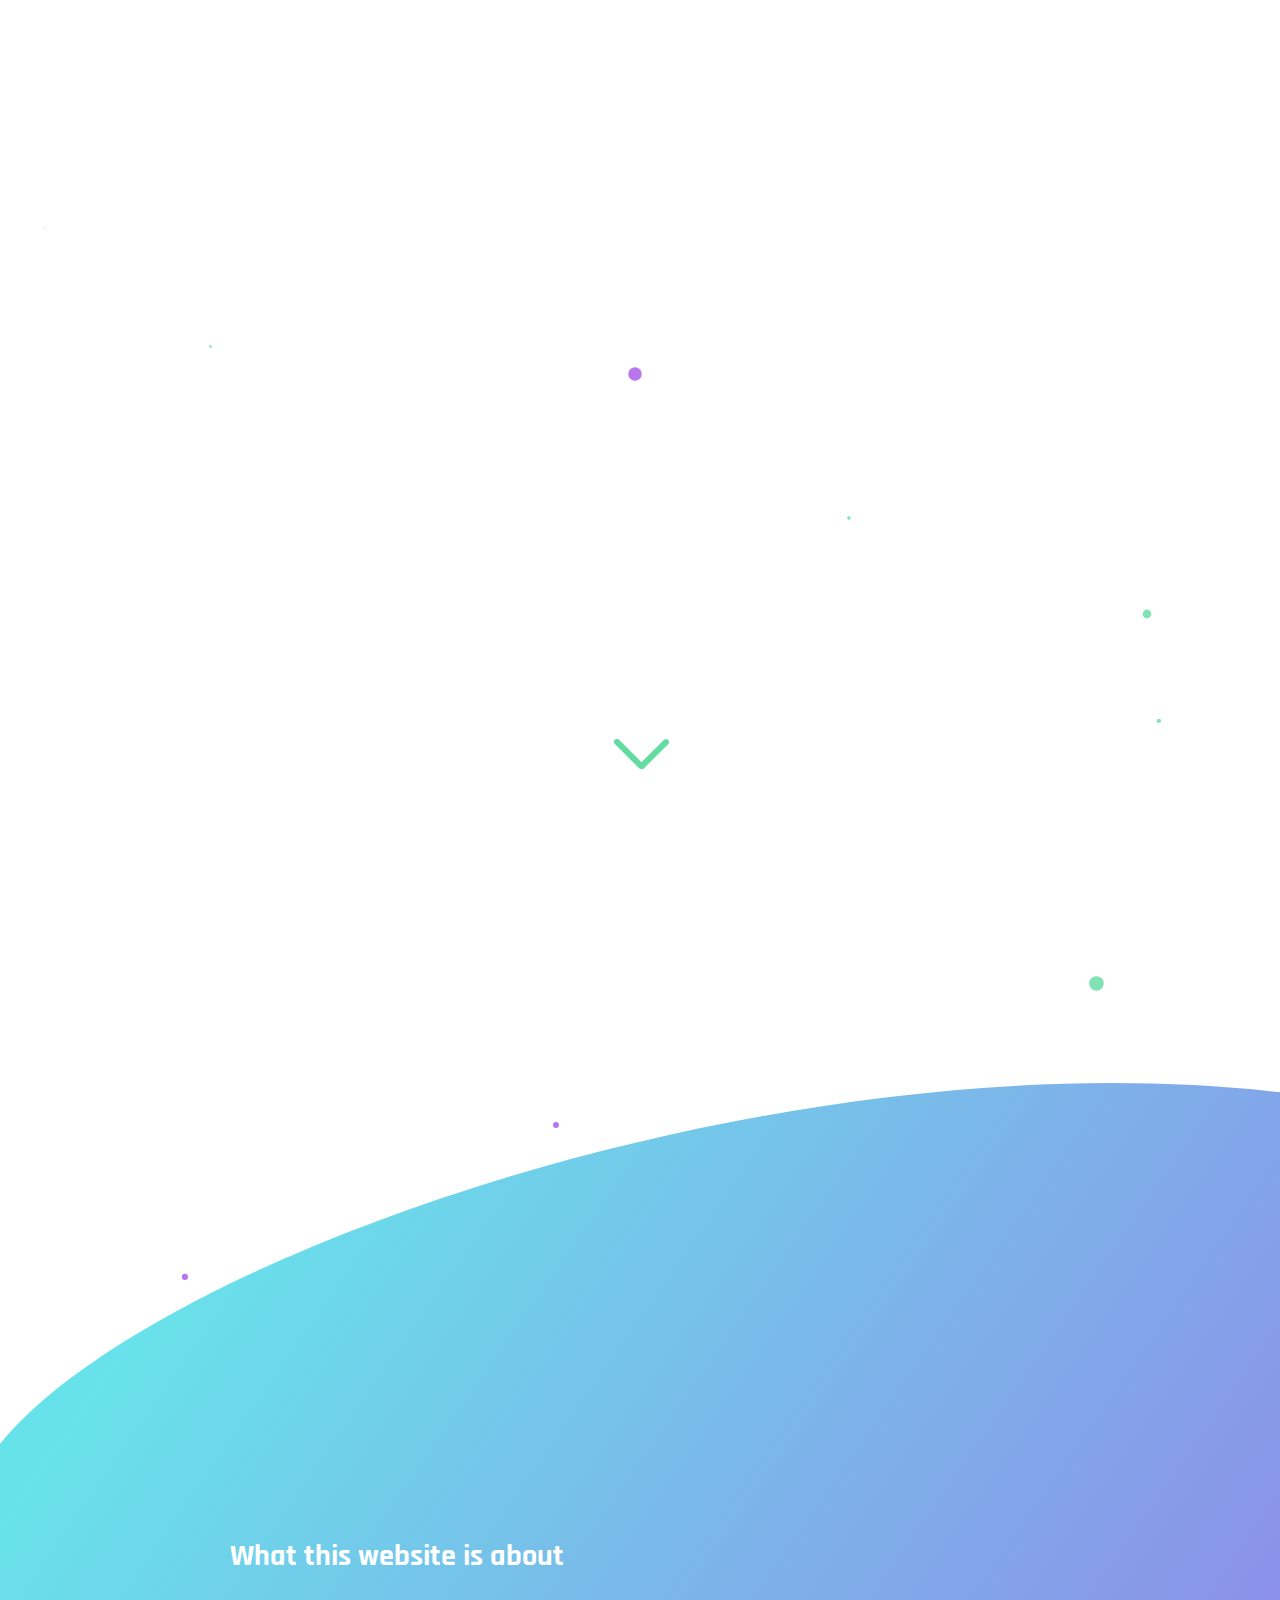
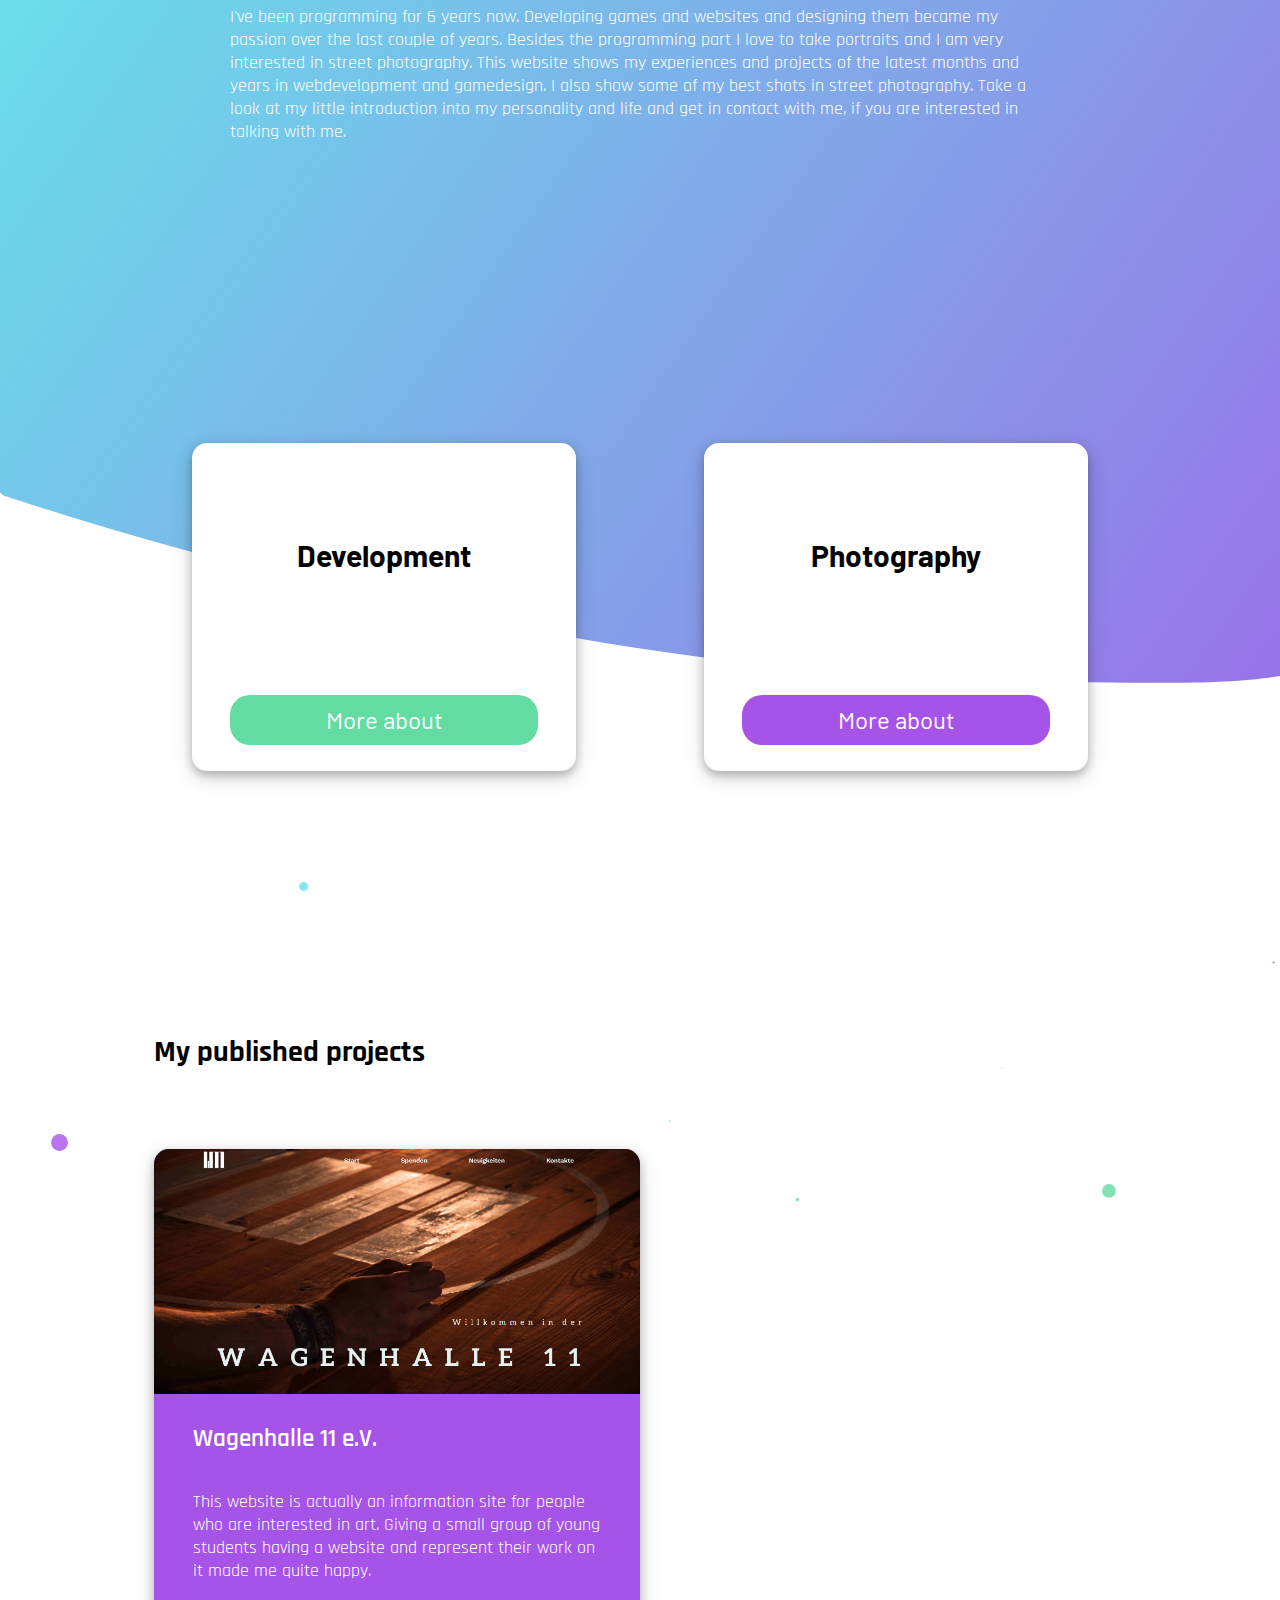
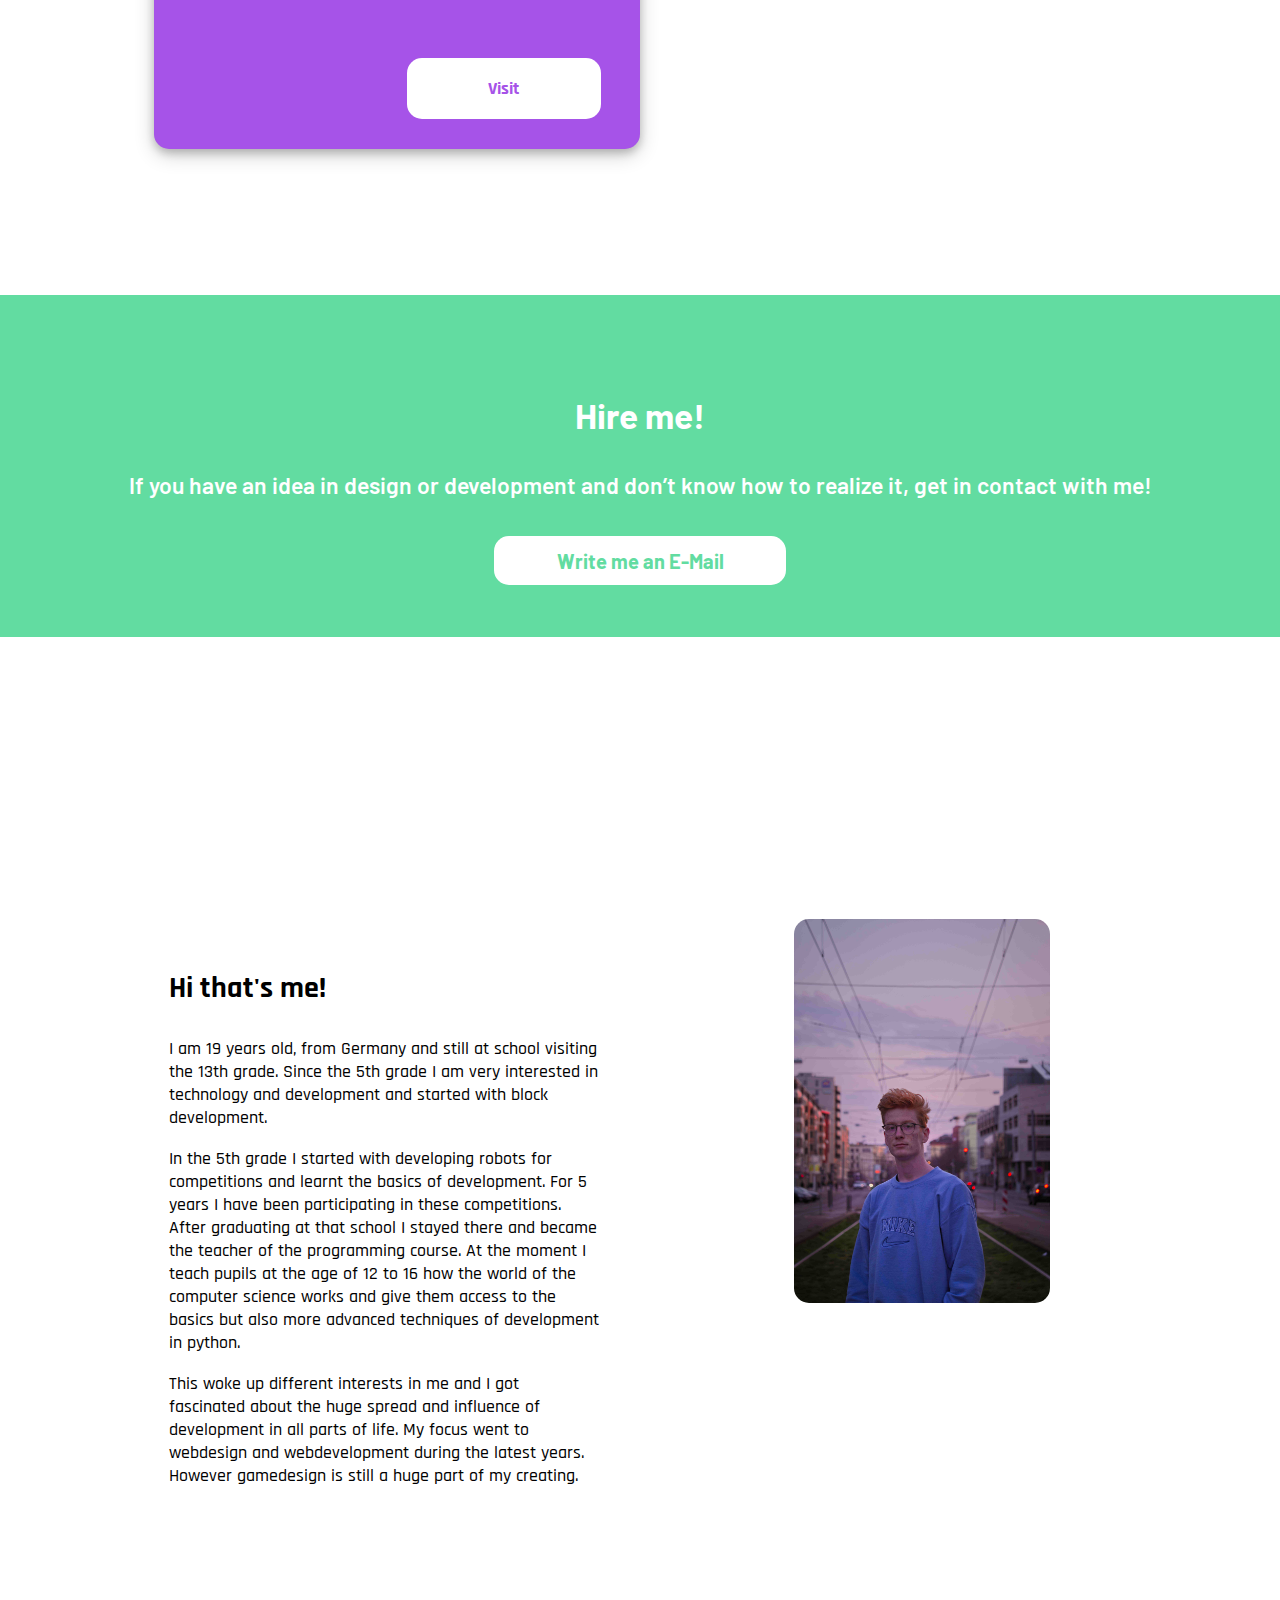
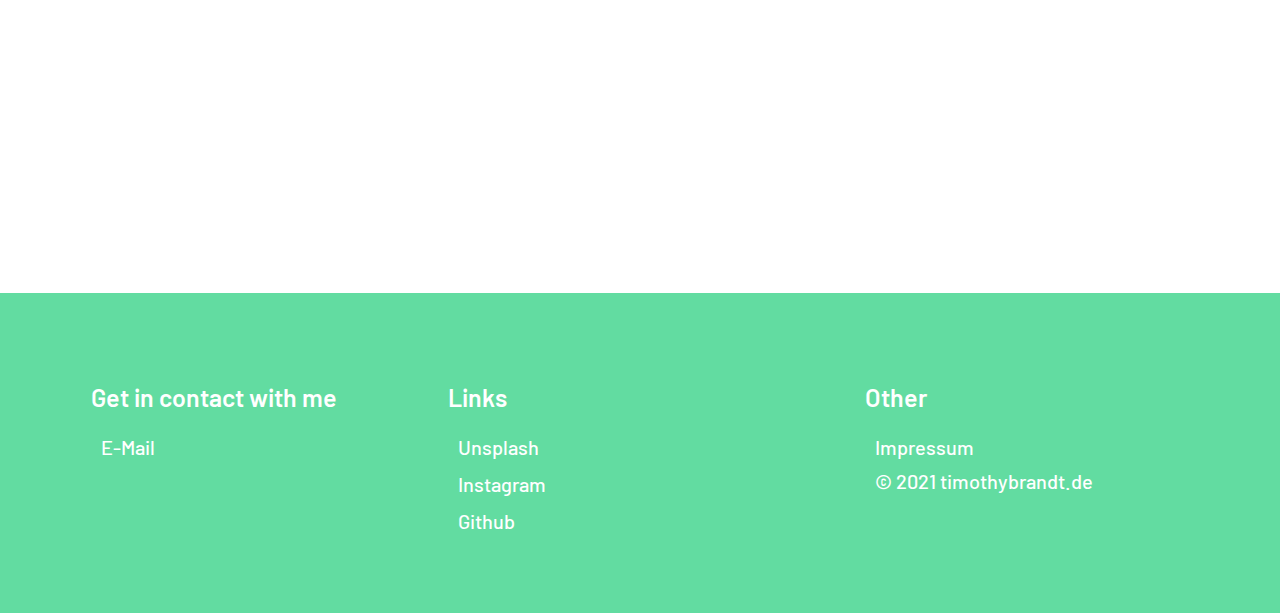
<file: index.html>
<!DOCTYPE html>
<html lang="en">
<head>
    <meta charset="UTF-8">
    <meta http-equiv="X-UA-Compatible" content="IE=edge">
    <meta property="og:title" content="Portfolio Timothy Brandt - Development and Design">
    <meta property="og:type" content="Website">
    <meta name="viewport" content="width=device-width, initial-scale=1.0">
    <title>Timothy Brandt | Designer and Developer</title>
    <link rel="stylesheet" href="master.css">
    <link rel="stylesheet" href="shapes.css">
    <meta property="og:url" content="https://timothybrandt.de">
    <meta name="author" content="Timothy Brandt">
    <meta property="og:description" content="This site is my portfolio where Timothy Brandt shows his recent design and development projects he has finished. Additionally this website shows his most interesting hobby photography and the best results of it">
    <meta name="designer" content="Timothy Brandt">
   
    <meta name="keywords" content="Timothy Brandt,Timothy, Brandt, Frontend, Developer, Gamedeveloper, Designer, webdesigner, minimalism, Germany, Magdeburg, codingtim, Entwickler">
</head>
<body>
    
        <div class="header">
            <div class="sticky" id="navbar">
                <div class="name"> <a href="/">Timothy Brandt</a> </div>
                <ul>
                    
                    <li class="nav home">
                        <a href="/" onclick="resizenav()">Home</a>
                    </li>
                    <li class="nav journey">
                        <a  onclick="scrolldiv('card_one', 200)" >My Journey</a>
                    </li>
                    <li class="nav projects">
                        <a  onclick="scrolldiv('projects', 0)" >My Projects</a>
                    </li>
                    
                </ul>
                <form >
                    <button  onclick="scrolldiv('hire', 200)" class="hire_but" type="button" title="Hire me!">
                        <p onclick="resizenav()">Hire me!</p>
                        </button>
                </form>
                    

                <a  class="icon" onclick="scaleNav()"><img src="icons/RespIcon.png"></a>
                <a  class="close" onclick="resizenav()"><img src="icons/close.png"></a>
            </div>
        </div>
        
    <div class="card">
        <div class="portrait">
            <img src="img/portrait_timothy.jpg" alt="portrait timothy brandt">
        </div>
        <div class="card_text">
            <p id="card_headline">
                <span id="bracket">[</span> <span id="hey">Hey</span> there <span id="bracket">]</span>
            </p>
            <p id="card_undertext">
                My name is Timothy and welcome to my portfolio about my recent projects -
            </p>
        </div>
        
    </div>
    
    <div class="ic_arrow" onclick="scrolldiv('introtext', 150)" >
        <div class="arrow" id="arrow" >

        </div>
    </div>
    <div class="introduction-field">
        <div class="intro-text-field" id="introtext">
            <p id="text_headline">
                What this website is about
               </p>
               <p id="text">
                I've been programming for 6 years now. Developing games and websites and designing them became my passion over the last couple of years. Besides the programming part I love to take portraits and I am very interested in street photography. This website shows my experiences and projects of the latest months and years in webdevelopment and gamedesign. I also show some of my best shots in street photography. Take a look at my little introduction into my personality and life and get in contact with me, if you are interested in talking with me.
               </p>
        </div>
       <div class="seccard dev" id="card_one">
           <div id="seccard-text">
               <p>Development</p>
           </div>
           <button class="secbut-dev" onclick="window.location.href='/journey'">
               More about
           </button>
       </div>
       <div class="seccard photo" id="card_two">
        <div id="seccard-text">
            <p>Photography</p>
        </div>
        <button class="secbut-photo" onclick="window.location.href='/photography'">
            More about
        </button>
        </div>
        
    </div>
    
  
    <div class="projects-field" id="projects">
       
        <p id="projects_headline">
            My published projects
        </p>
        <div class="projects-card w11">
            <div id="project-cover">
                <img src="img/project_w11.png" alt="">
            </div>

            <p id="project_headline">
                Wagenhalle 11 e.V.
            </p>
            <p id="description">

                This website is actually an information site for people who are interested in art. Giving a small group of young students having a website and represent their work on it made me quite happy.

            </p>
            <form action="https://wagenhalle11.de" >
                <button id="project_but">
                    <p>Visit</p>
                 </button>
            </form>
            
        </div>
    </div>
    <div class="hire-field" id="hire">
        <p id="hire_headline">
            Hire me!
        </p>
        <p id="hire-description">
            If you have an idea in design or development and don’t know how to realize it, get in contact with me! 
        </p>
        
        <div id="hire-button">
            <a href="https://mailto:tmth.brandt@gmail.com">Write me an E-Mail</a>  
        </div>
       
           
        
        
    </div>
    <div class="aboutme">
        <div class="abouttext" id="aboutme">
            <p id="about_headline">Hi that's me!</p>
            <p id="about_text">I am 19 years old, from Germany and still at school visiting the 13th grade. Since the 5th grade I am very interested in technology and development and started with block development.
            </p>
            <p id="about_text">In the 5th grade I started with developing robots for competitions and learnt the basics of development. For 5 years I have been participating in these competitions. After graduating at that school I stayed there and became the teacher of the programming course. At the moment I teach pupils at the age of 12 to 16 how the world of the computer science works and give them access to the basics but also more advanced techniques of development in python.
            </p>
            <p id="about_text">This woke up different interests in me and I got fascinated about the huge spread and influence of development in all parts of life. My focus went to webdesign and webdevelopment during the latest years. However gamedesign is still a huge part of my creating.</p>
        </div>
        <div id="aboutimg">
            <img src="img/timothybrandt.jpg" alt="timothy brandt portrait">
        </div>
    </div>
    <footer>
        <div class="footer">
            <div class="footer-contact">
                <ul >
                    <li>
                        <p> Get in contact with me</p>
                    </li>
                    <li><a href="https://mailto:tmth.brandt@gmail.com" target="_top">E-Mail</a></li>
                </ul>
            </div>
            <div class="footer-links">
                <ul >
                    <li><p>Links</p></li>
                    <li><a target="_blank" href="https://unsplash.com/@timothybrandt">Unsplash</a></li>
                    <li><a target="_blank" href="https://instagram.com/codingtim">Instagram</a></li>
                    <li> <a target="_blank" href="https://github.com/codingtim-dev">Github</a></li>
                </ul>
            </div>
            <div class="footer-impressum">
                <ul >
                    <li><p>Other</p></li>
                    <li >
                        <a href="impressum/">Impressum</a>
                    </li>
                    <li> <a href="">&#169 2021 timothybrandt.de</a> </li>
                </ul>
            </div>
            
            
            
              
        </div>
    </footer>
    <script src="header.js"></script>
    <script src="fadeIn.js"></script> 
    <script src="shapeanim.js"></script>
</body>
</html>
</file>
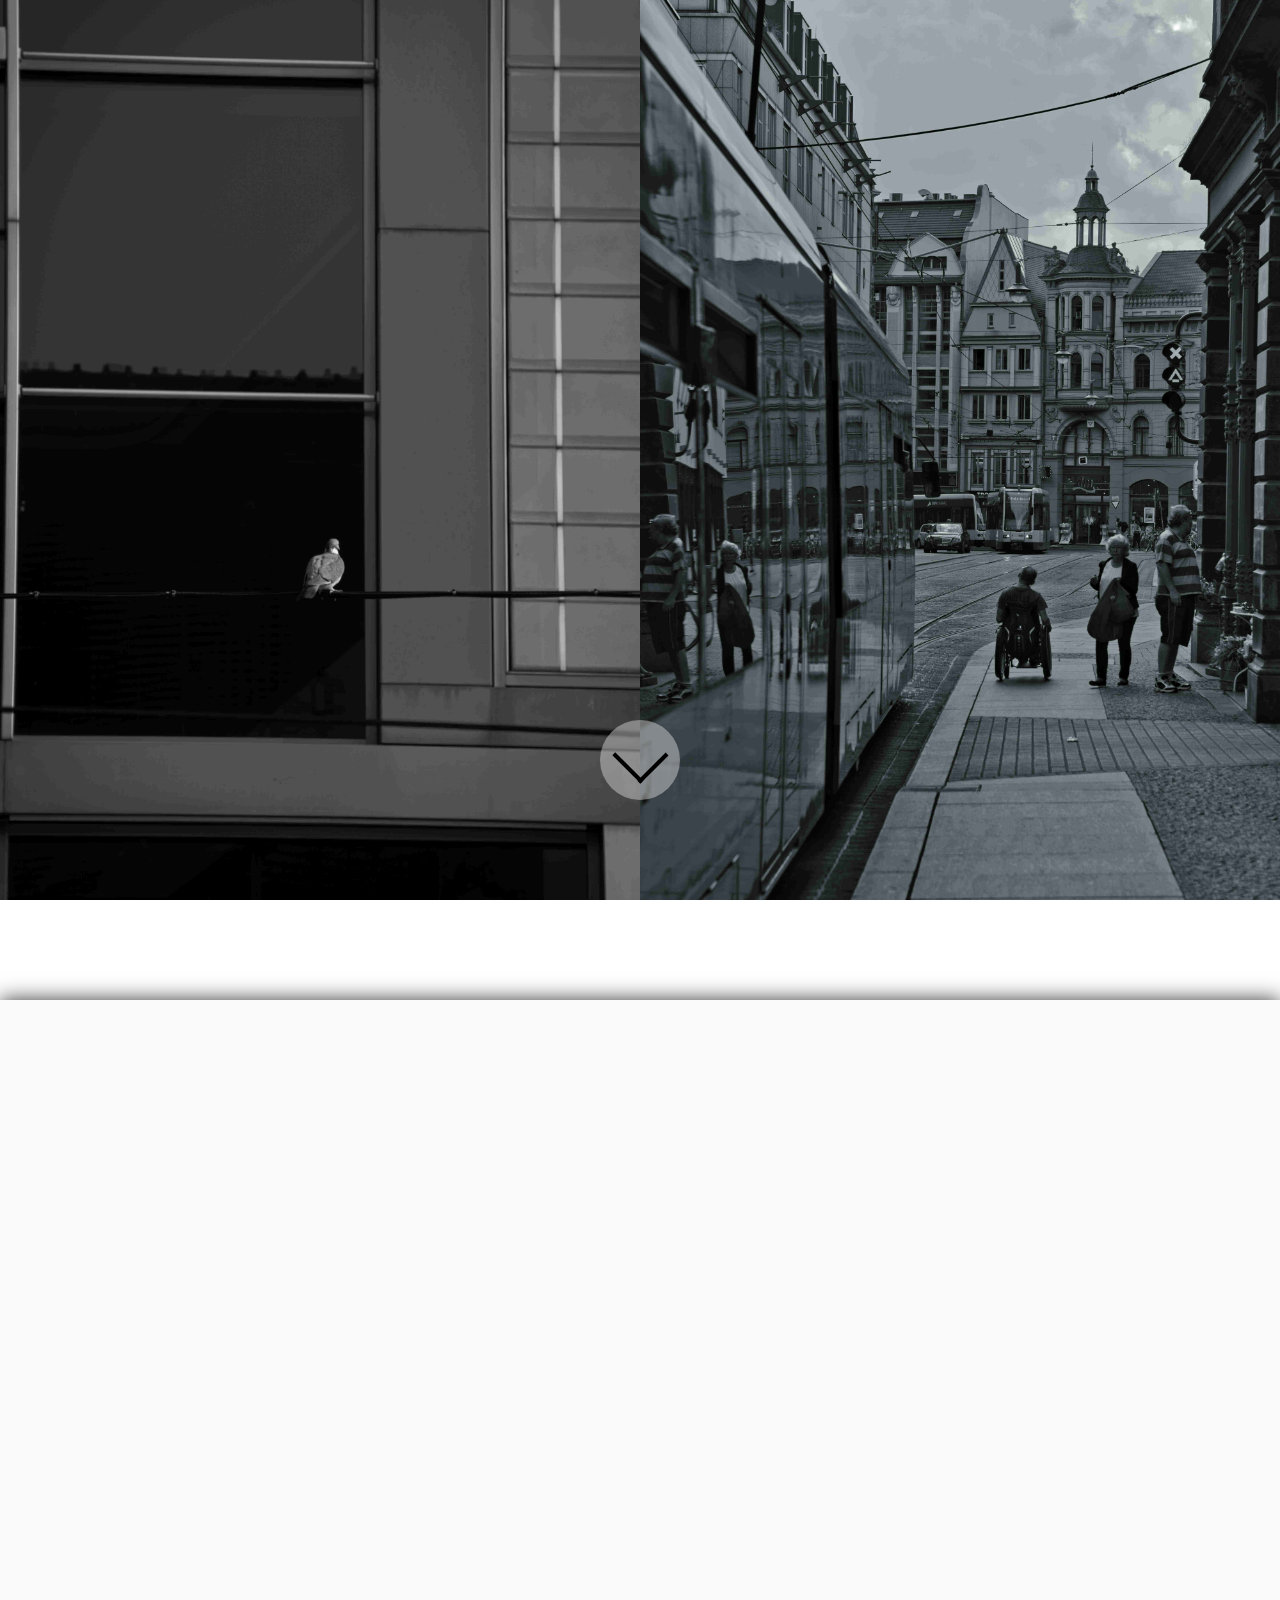
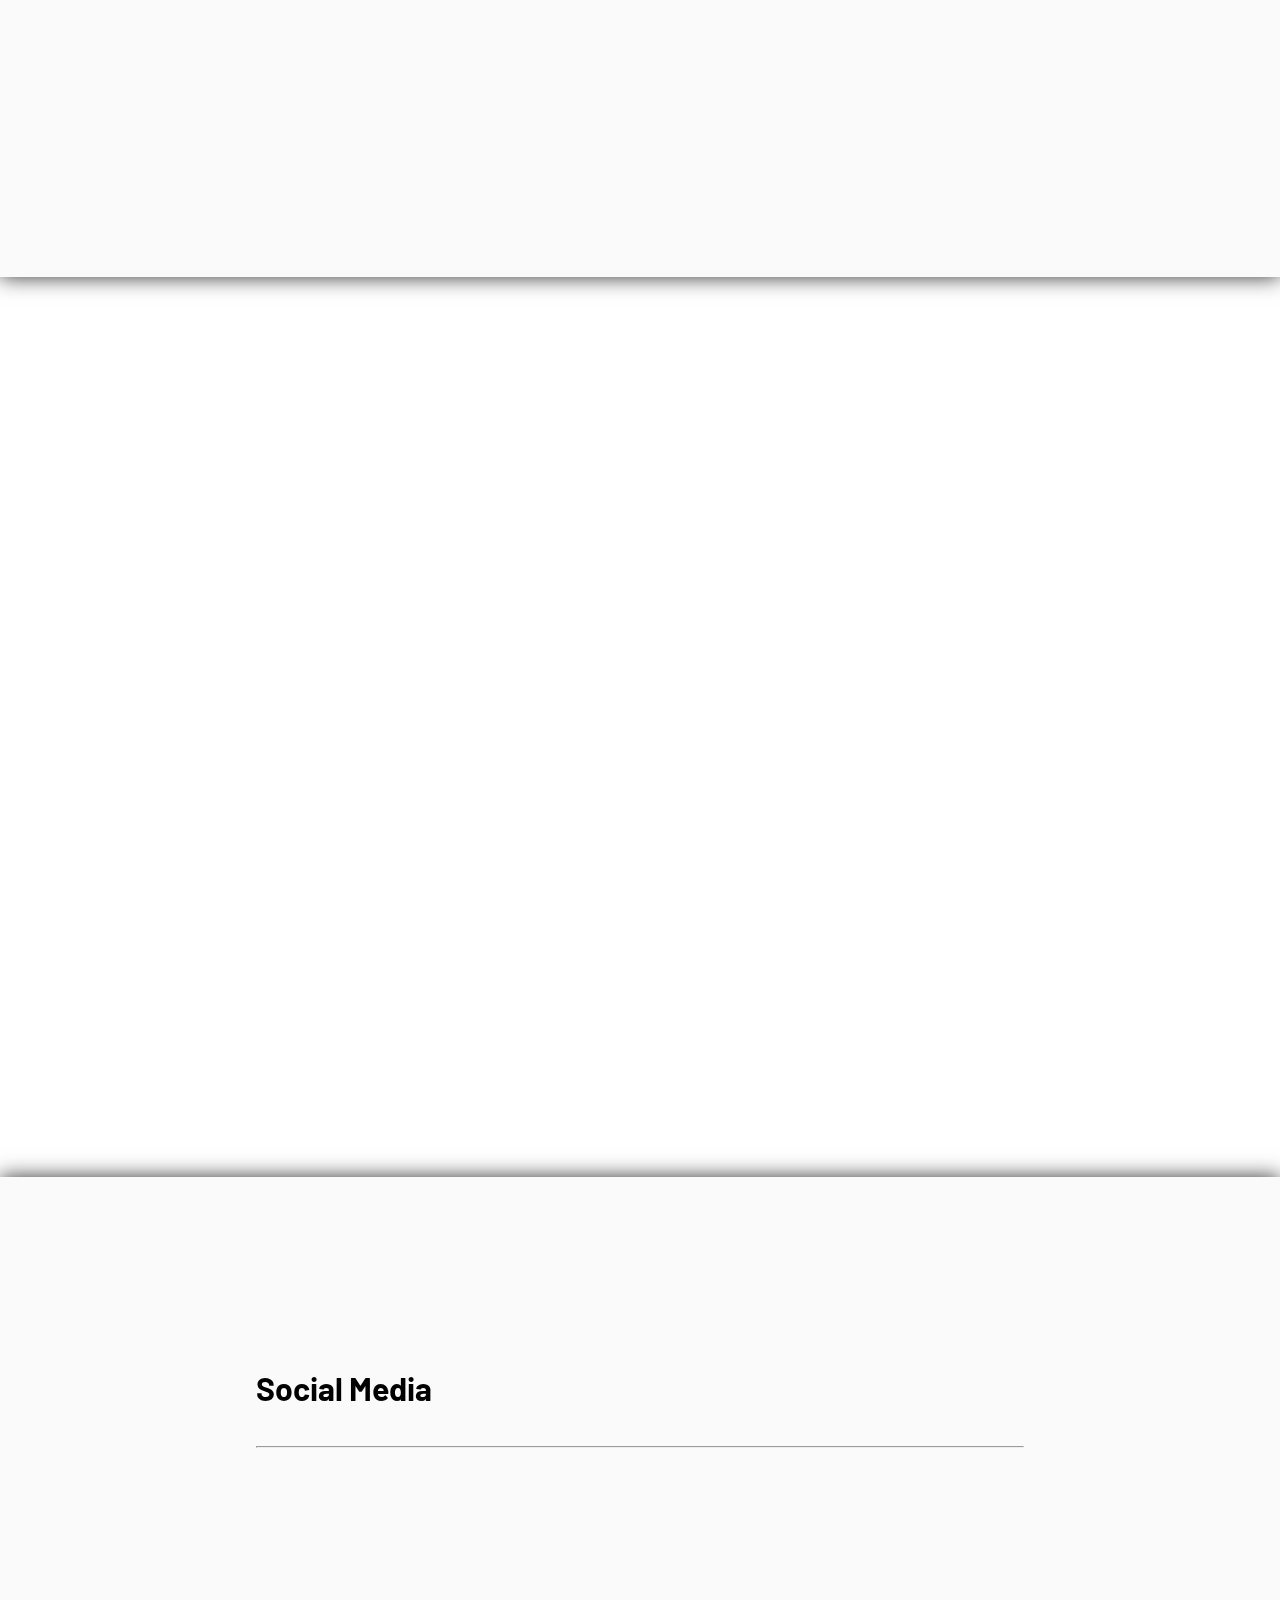
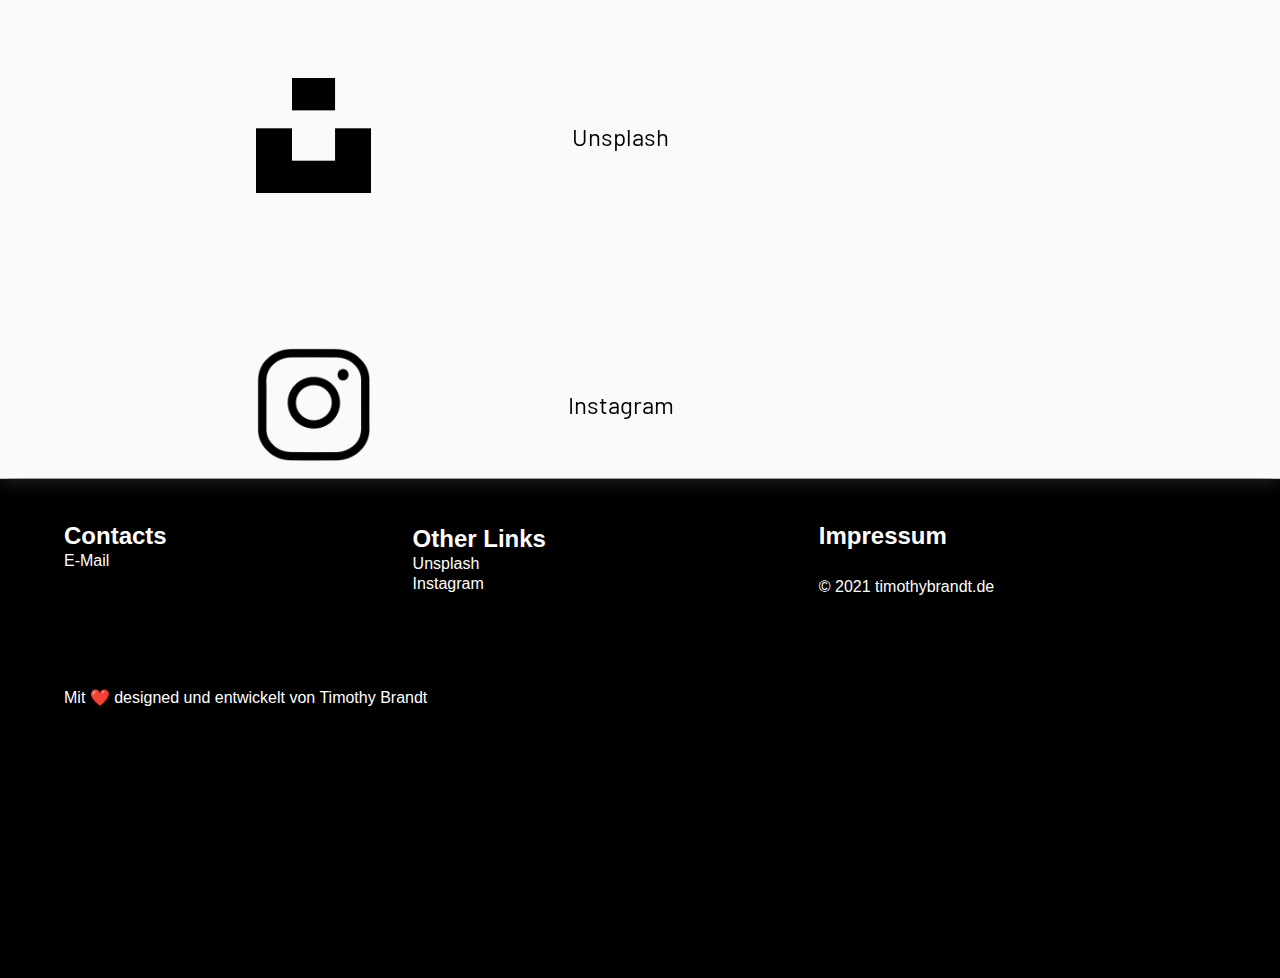
<file: photography/index.html>
<!DOCTYPE html>
<html lang="en">
<head>
    <meta charset="UTF-8">
    <meta http-equiv="X-UA-Compatible" content="IE=edge">
    <meta name="viewport" content="width=device-width, initial-scale=1.0">
    <title>Timothy Brandt | Photography</title>
    <link rel="stylesheet" href="master.css">
  <link rel="canonical" href="https://timothybrandt.de/photography.html">

  <meta property="og:title" content="Portfolio Timothy Brandt - Development and Design">
  <meta property="og:type" content="Website">
  <meta property="og:url" content="https://timothybrandt.de">
    <meta name="author" content="Timothy Brandt">
    <meta property="og:description" content="This site is my portfolio where I am showing my recent design and development projects I have finished. Additionally this website shows my most interesting hobby photography and the best results of it">
    <meta name="designer" content="Timothy Brandt">
   
    <meta name="keywords" content="Timothy Brandt, Frontend, Developer, Gamedeveloper, Designer, webdesigner, minimalism, Germany, Magdeburg, codingtim, Entwickler">
</head>
<body>
    <div class="wrapper">
        <div id="parallax-layer" class="panels">
            <div class="parallax-content">
                <div class="row">
                    <div class="column odd">
                        <img class="ver" src="img/DSC00364.jpg" alt="bird sitting in the city">
                    
                        <img class="hor" src="img/DSC00803.jpg" alt="bird flying" >
                        <img class="ver" src="img/DSC00424.jpg" alt="Hasselbachplatz" >
                    
                    
                        <img class="hor" src="img/DSC00652.jpg" alt="flying plane in the air" >
                        
                    
                    
                        
                    </div>
                    <div class="column even">
                        <img  class="hor" src="img/DSC00953.jpg" alt="long exposure at the train station" >
                    
                    
                        <img class="ver" src="img/DSC01086.jpg" alt="symmetrized plane picture" >
                    
                   
                        <img class="hor" src="img/DSC01565.jpg" alt="Halle" >
                    
                    
                        <img class="ver" src="img/DSC01571.jpg" alt="leipzig wideangle" >
                        
                        
                    
                        
                    </div>
                    <div class="column even">
                        <img class="ver"src="img/DSC01484.jpg" alt="composition of house blocks" >
                    
                    
                        <img class="hor" src="img/DSC01491.jpg" alt="staying in the forest" >
                    
                    
                        <img class="ver" src="img/DSC01511.jpg" alt="house block perspective" >
                        <img class="hor" src="img/DSC_0063.jpg" alt="red light long exposure" >
                    
                    
                       
                    </div> 
          
                    <div class="column odd">
                        <img  class="hor" src="img/DSC01565.jpg" alt="street in Halle " >
                    
                    
                        <img class="ver" src="img/DSC01571.jpg" alt="leipzig wide angle" >
                        <img class="hor" src="img/DSC_0153.jpg" alt="leipzig wide angle" >
                        <img class="ver" src="img/DSC00424.jpg" alt="Hasselbachplatz" >
                    
                    
                        
                    </div>
                    <div class="column even ">
                        <img class="ver" src="img/DSC00364.jpg" alt="bird sitting in the city">
                    
                    
                        <img class="hor" src="img/DSC00424.jpg" alt="Hasselbachplatz" >
                        <img class="ver" src="img/DSC00424.jpg" alt="Hasselbachplatz" >
                    
                    
                        <img class="hor" src="img/DSC00652.jpg" alt="flying plane in the air" >
                    
                    
                        
                    </div>
                    <div class="column even">
                        <img  class="hor" src="img/DSC00198.jpg" alt="long exposure at the train station" >
                    
                    
                        <img class="ver" src="img/DSC01086.jpg" alt="symmetrized plane picture" >
                    
                        <img class="hor" src="img/DSC00803.jpg" alt="bird flying" >
                        
                    
                    
                        <img class="ver" src="img/DSC00652.jpg" alt="flying plane in the air" >
                        
                        
                        
                    
                       
                    </div>
           

                        
                </div> 

                
            </div>
                   
            
            
        </div>
        <div class="arrow-container">
            <div class="ic_arrow"  >
                <div class="arrow" id="arrow">
    
                </div>
            </div>
        </div>
        

        <div id="main-content" class="panels intro">
            <div class="headline" id="headline">
                <p>Portfolio -</p>
            </div>
            <div class="portrait-box" id="portrait">
                <img src="img/portrait.jpg" alt="timothy brandt portrait">

            </div>
            <div class="self-introduction" id="text">
                <h1>Hey </h1>
                <br>
                <p>Mein Name ist Timothy und bin leidenschaftlicher Fotograf.</p>
                <p>Das ist meine persoenliche Website für all meine fotografischen Leistungen, <br> die ich anbiete oder erstellt habe</p>
                
                <p>Viel Spaß beim Entdecken!</p>
            </div>
        </div>

        <div id="social-media" class="panels social ">
            <h1>Social Media</h1>
            <hr>
            <div class="links">
                <ul>
                    <li>
                        <a href="https://unsplash.com/@timothybrandt" target="_blank">
                            <img src="icons/unsplash_logo_icon_144770.png">
                            <p>Unsplash</p>
                        </a>
                        
                    </li>
                    <li>
                        <a href="https://instagram.com/tm_brndt" target="_blank">
                            <img src="icons/instagram_f_icon-icons.com_65485.png">
                            <p>Instagram</p>
                        </a>
                        
                    </li>
                </ul>
                
                
            </div>
            
        </div>

        
        <footer>
            <div class="footer">
                
                <div class="contacts" id ="Contacts">
                    <h2>Contacts</h2>
                    
                    <ul>
                        
                        <li ><a href="mailto:tmth.brandt@gmail.com">E-Mail</a></li>
                        
                    </ul>
                </div>
                
                <div class="otherlinks">
                    <h2>Other Links</h2>
                    <ul>
                        
                        <li ><a href="https://unsplash.com/@timothybrandt/" target="_blank">Unsplash</a></li>
                        
                        <li ><a href="https://instagram.com/designbytim_/" target="_blank">Instagram</a> </li>
                    </ul>
                </div>
               <div class="imp">
                <ul>
                    <li ><a href="impressum.html"> <h2>Impressum</h2> </a></li>
                  <li> <p>&#169 2021 timothybrandt.de </p> </li>
                    
                </ul>
               </div>
               <p>Mit ❤️ designed und entwickelt von Timothy Brandt</p>
            </div>
            
            
        </footer>
    </div>
    
    
    
        
    <script src="arrow.js"></script>
    <script src="fadeTextAnim.js"></script>
    
    
    
</body>
</html>
</file>
<file: master.css>
@import url('https://fonts.googleapis.com/css2?family=Barlow:wght@500;600;700;800&display=swap');
@import url('https://fonts.googleapis.com/css2?family=Rajdhani:wght@300;400;500;600;700&display=swap');

*,
*::after,
*::before{
    box-sizing: border-box;
}


html{
    scroll-behavior: smooth;
}

body{
    margin: 0;
    padding: 0;
    background-color: FDFDFD;
}

.header{
    background-color: white;
    width: 100%;
    left: 0;
    z-index: 999;
    min-height: 180px;
    top: 0;

    animation: re;
}

a {
    text-decoration: none;
    cursor: pointer;
    color: black;
}

.sticky a::after, .sticky a::before{
    text-decoration: none;
    color: black;
}

.sticky{
    position: relative;
    top: 0;
    padding: 60px 0px;
    min-height: 60px;
    
    margin-left: auto;
    margin-right: auto;
    display: flex;
    width: 80%;
    overflow: hidden;
    
    

    

}

.sticky .name{
    
    align-content: center;
    margin: auto auto auto 0;
    -webkit-box-orient: vertical;

    animation: showText 1s;
  
  animation-fill-mode: forwards;
  opacity: 0;
  transform: translate(0, 300%);
}

.sticky .name a {
    font-size: 25px;
    line-height: 25px;
    font-weight: 600;
}

.sticky ul{
    
    
    width: 50%;
    
    
    text-align: center;
    display: flex;
    flex-wrap: wrap;
    list-style-type: none;
    
  
}

.sticky li{
    
    text-align: center;
    display: inline-block;
    margin-right:auto;
    margin-left: auto;

    animation: showText 1s;
    animation-fill-mode: forwards;
    opacity: 0;
    transform: translate(0, 100%);
}

.sticky li:nth-child(1){
    animation-delay: 1s;
}
.sticky li:nth-child(2){
    animation-delay: 1.5s;
}
.sticky li:nth-child(3){
    animation-delay: 2s;
}

@keyframes showText{
    from{
        opacity: 0;
        transform: translateY(100%);
        
    }

    to{
        opacity: 1;
        transform: translateY(0);
    }
}

.sticky .icon{
    display: none;
    
}

.sticky .close{
    display: none;
}

.sticky a, .sticky p,  .sticky form{
    
    font-family: "Barlow" ;
    
    text-align: center;
    

}

.sticky a{
    position: relative;
    font-size: 18px;
    line-height: 18px;
    text-align: center;

    padding-bottom: 10px;
    display: block;
   
    
}

.sticky a::after {
	content: '';
	position: absolute;
	bottom: 0;
	left: 0;
	width: 100%;
	height: 0.1em;
	background-color: #62DCA1;
	opacity: 0;
	transition: opacity 300ms, transform 300ms;
}

.sticky a:hover::after,

.sticky a:focus::after {
	opacity: 1;
	transform: translate3d(0, 0.2em, 0);
}



.sticky li a{
	overflow: hidden;
}

.sticky li a::after{
	opacity: 1;
	transform: translate3d(-150%, 0, 0);
}

.sticky li a:hover::after,
.sticky li a:focus::after
{
	transform: translate3d(0, 0, 0);
}



.sticky form{
   
    min-height: 60px;
    padding: 10px 0px;
    width: 25%;
    color: #62DCA1;
    
    animation: showText 1s;
    animation-fill-mode: forwards;
    opacity: 0;
    animation-delay: 2.5s;
    transform: translate(0, 100%);
}

.hire_but{
    width: 150px;
    
    margin: auto auto auto 0;
    padding: 5px 2px;
    
    cursor: pointer;
   
    background-color: transparent;
    border: #62DCA1 3px solid;

    
}

.sticky form p {
    font-size: 18px;
    line-height: 18px;
    display: inline;
    color: #62DCA1;
}



.sticky a::after{
	content: '';
	position: absolute;
	bottom: 0;
	left: 0;
	width: 100%;
	height: 0.1em;
	background-color: #62DCA1;
	opacity: 0;
	transition: opacity 300ms, transform 300ms;
}

@media only screen and (max-width: 800px){

    .name{
        text-align: left;
        width: 50%;
        margin:  0;
    }

   

    .icon{
        position: absolute;
        width: 5%;
        
        right: 10%;
        
        
        cursor: pointer;
        
    }

    .close{
        position: absolute;

        display: none;
        width: 5%;
        top: 0;
        
        
        
        cursor: pointer;
    }

    .close img{
        width: 25px;
        
    }

    .icon img{
        width: 25px;
    }

    .sticky ul, .sticky form {display: none;  }
    .sticky a.icon{
        
        
       display: block;
    }

    .sticky ul{
        width:100%;
        margin: 0;
        margin-top: 0%;
    }


    .sticky.responsive form{
        position: relative;
        display: inline-block;
        width: 100%;
        
        
    }

    .sticky.responsive .hire_but{
        background-color: #62DCA1 ;
        border-radius: 25px;
    }

    .sticky.responsive .name{
        width: 100%;
    }

    .sticky.responsive ul{
        padding-inline-start: 0;
        display: inline-block;
    }

    .sticky.responsive li{
        
        width: 100%;
        display: inline-block;
        margin-right:auto;
        margin-top: 5%;
        margin-left: auto;
    }

    .sticky.responsive a{
        font-size: 30px;
        line-height: 30px;
        
        text-align: center;
        width: 100%;
        
        animation: none;
    }

    .sticky.responsive {
        overflow: hidden;
        padding-top: 15%;
        display: grid;
        width: 100%;
        z-index: 5;

        background-color: white;
        /*height: 100%;*/
        position: fixed;
        height: 100%;
        animation: fullscreen 1s forwards ;
        
        -webkit-animation: fullscreen 1s forwards;

        
    }

   
    

    .sticky.responsive .hire_but  {
        padding: 2% 1%;
    }

    .sticky.responsive form p{
        font-size: 25px;
        color: white;
    }

    .sticky.responsive .close{
        display: block;
        top: 5%;
        
    }

    .sticky.responsive .icon{

        display: none;
        top: 5%;
        
    }
}

@media only screen and (max-width: 580px){
    

    .sticky .name{
        
        width: 80%;
        font-size: 18px;
        line-height: 18px;
    }

    .sticky .name a{
        text-align: left;
    }

    .sticky.responsive .name a{
        text-align: center;
    }
}

@keyframes fullscreen{
    from{
        height: 180px;

    }
    to{
        height: 100%;
    }
}

@keyframes resizeScreen{
    from{
        height: 100%;
    }
    to{
        height: 180px;
    }
       
    
}




@media only screen and (min-width: 800px){

    .hire_but{
        animation: quitButton .7s ease-in-out;
    }

    .hire_but:hover{
        animation: fillButton .7s ease-in-out forwards;
    }
    
    .hire_but:hover p{
        color: white;
    }
}



@keyframes fillButton{
    100%{
        background-color: #62DCA1 ;
        border-radius: 25px;
    }
}

@keyframes quitButton{
    0%{
        background-color: #62DCA1 ;
        border-radius: 25px;
    }
    100%{
        background-color: transparent;
        border-radius: 0;
    }
}



.card{
    position: relative;
    margin-top: 15px;
    left: calc(50% - 150px);
    max-width: 300px;
    opacity: 0;
    padding: 2% 2%;
    font-family: "Rajdhani";

    border-radius: 10px;
    background-color: rgb(255, 255, 255);
    box-shadow: 0 4px 8px 0 rgba(0, 0, 0, 0.2), 0 6px 20px 0 rgba(0, 0, 0, 0.19);

    
    animation: forwards showCard 1.2s ease-in-out;
    
}

@media only screen and (min-width: 1366px){
    .card{
        animation-delay:  2.7s;
    }
}

@keyframes showCard{
    0%{
        opacity: 0;
        transform: translateY(-80%);
    }
    60%{
        opacity: 1;
        transform: translateY(0);
        transform: scale(1.1);
    }
    
    100%{
        transform: scale(1);
        opacity: 1;
    }
}

.portrait{
    position: relative;
    left: -10%;
    width: 120%;
    
    
    clip-path: ellipse(25% 40% at 50% 50%);
}

.portrait img{
    margin-left: 0%;
    margin-top: 5%;
    width: 80%;
}

.card_text{
    position: relative;
    width: 80%;
    margin-top: 20%;
    left: 10%;
    text-align: center;
}


#card_headline{
    font-weight: 800;
    font-size: 23px;
}

#card_undertext{
    color: black;
    font-weight: 600;
}

#bracket{
    color: #A653E8;
}

#hey{
    color: #68E2EA;
}


.ic_arrow{
    position: absolute;
    top: 62%;
    left: calc(50% - 40px);
    width: 80px;
    height: 80px;
    cursor: pointer;
    margin-top: 10%;

    z-index: 1;

    animation:  1.2s arrow ;
}

@keyframes arrow {
    0%{
        transform: translateY(0%);
    }
    50%{
        transform: translateY(8%);
    }
    100%{
        transform: translateY(0%);
    }
    

}

.arrow{
    position: relative;
    margin-left:47%;
    width: 8%;
    height: 100%;
    
    animation: arrow 700ms linear infinite;
}

.arrow::after, .arrow::before{
    content: " ";
    position: absolute;
    width: 90%;
    height: 40px;
    left: -12px;
    background-color: #62DCA1;
    border-radius: 25px;


}

.arrow::after{
    left: 13px;
    top: 60%;
    
    transform: rotate(45deg);
}

.arrow::before{
    top: 60%;
    
    transform: rotate(-45deg);
}

@media only screen and (max-width: 1366px){

    .card{
       
        width: 280px;
        left: calc(50% - 140px);
    }

    .card_text{
        margin-top: 12%;
    }
}

@media only screen and (max-width: 800px){
    .card{
        margin-top: 5%;
        
    }

    .ic_arrow{
        width: 170px;
        height: 150px;
        left: calc(50% - 85px);

        
    }

    .arrow{
        width: 6%;
    }

    .arrow::after, .arrow::before{
        content: " ";
        position: absolute;
        width: 90%;
        height: 65px;
        left: -22px;
        background-color: #62DCA1;
        border-radius: 25px;

        
    }
    
    .arrow::after{
        left: 23px;
        top: 60%;
        
        transform: rotate(45deg);
    }

   
}

@media only screen and (max-width: 500px){
    .card{
        position: relative;
        margin-top: 5%;
        
        width: 60%;
        left: 20%;
    }

    .ic_arrow{
        top: 70%;
    }

    .arrow{
        width: 4%;
    }

    .arrow::after, .arrow::before{
        
        width: 90%;
        height: 40px;
        left: -12px;
        
        
    
       
    }
    
    .arrow::after{
        left: 13px;
       
    }

    
}

.introduction-field{
   position: relative;
    margin-top: 20%;
    width: 100%;
    height: 1200px;
    background: url("Rectangle 11.svg") ;
    background-size: cover;

}

.intro-text-field{
    position: relative;
    padding: 5% 8%;
    width: 50%;
    left: 25%;
    top: 30%;
}

#text_headline{
    font-family: Rajdhani;
    font-weight: bold;
    color: white;
    font-size: 30px;
}

#text{
    font-family: Rajdhani;
    font-weight: Medium;
    color: white;
    font-size: 18px;
}

@media only screen and (max-width: 1360px){
    .intro-text-field{

        margin-top: 40%;
        width: 80%;
        left: 10%;

    }
}

@media only screen and (max-width: 800px){
    .intro-text-field{

        padding: 5% ;
        width: 60%;
        left: 20%;

    }
}
@media only screen and (max-width: 580px){

    .introduction-field{
        
        height: 2000px;
        

    }

    .intro-text-field{
        display: block;
        width: 90%;
        left: 5%;
        height: 1000px;
    }
}

.seccard{
    position: absolute;
    height: auto;
    width: 25%;
    background-color: white;
    border-radius: 15px;
    padding: 5% 3% 2% 3%;
    
    box-shadow: 0 4px 8px 0 rgba(0, 0, 0, 0.2), 0 6px 20px 0 rgba(0, 0, 0, 0.19);

}

.dev{
    
    left: 20%;
    top: 80%;
}

.photo{
    right: 20%;
    top: 80%;
}

#seccard-text{
    text-align: center;
    font-family: Barlow;
    font-weight: 700;
    font-size: 30px;
    height: 20%;
}

.secbut-dev{
    
    left: 10%;
    width: 100%;
    border-radius: 20px;
    background-color: #62DCA1;
    border: none;
    margin-top: 30%;
    height: 50px;
    
}

.secbut-dev {
    font-family: Barlow;
    color: white;
    font-size: 24px;
    
}

.secbut-photo{
    left: 10%;
    width: 100%;
    border-radius: 20px;
    background-color: #A653E8;
    border: none;
    margin-top: 30%;
    height: 50px;
    
}

.secbut-photo  {
    font-family: Barlow;
    color: white;
    font-size: 24px;
    
}

.seccard button:hover{
    cursor: pointer;
    animation: increaseItem .7s forwards ease-in-out;
}

@keyframes increaseItem{
   
    0%{
        transform: scale(1);
        
    }
    50%{
        transform: scale(1.05);
        
    }
    100%{
        transform: scale(1.05);
    }
}

@keyframes decreaseItem{
    from{
        transform: scale(1.05);
    }
    to{
        transform: scale(1);
    }
}

@media only screen and (max-width: 1366px){
    .seccard{
        width: 30%;
        
    }

    .dev{
        left: 15%;
    }

    .photo{
        right: 15%;
    }
}

@media only screen and (max-width: 800px){

    .seccard{
        padding: 5% 3% 5% 3%;
        width: 35%;
    }

    .dev{
        left: 12%;
    }

    .photo{
        right: 12%;
    }

    
    .secbut-photo, .secbut-dev {
        
        font-size: 18px;
        
    }
}

@media only screen and (max-width: 580px){

    

    .seccard{
        position: relative;
        
        width: 70%;
        
        
        
        
    }

    .dev{
        top: 12%;
        
        left: 15%;
    }

    .photo{
        top: 12%;
        left: 15%;
        
        margin-top: 10%;
    }

    .secbut-photo, .secbut-dev {
        position: relative;
        font-size: 18px;
        left: 12.5%;
        width: 75%;
        
    }
}

.projects-field{
    position: relative;
    width: 100%;
    padding: 5% 12%;
    height: 700px;
    

    margin-top: 20%;
}

#projects_headline{
    font-family: Rajdhani;
    font-weight: bold;
    color: black;
    font-size: 30px;
}

.projects-card{
    position: relative;
    margin-top: 8%;
    position: relative;
    height: 550px;
    
    width: 30%;
    border-radius: 15px;
    box-shadow: 0 4px 8px 0 rgba(0, 0, 0, 0.2), 0 6px 20px 0 rgba(0, 0, 0, 0.19);

    animation: decreaseCard .7s ease-in-out;

    overflow: hidden;

}

.projects-card:hover{
    animation: increaseCard .4s forwards ease-in;
}

@keyframes increaseCard{
    from{transform: scale(1);}
    to{
        transform: scale(1.05);
    }
}

@keyframes decreaseCard{
    from{
        transform: scale(1.05);
    }
    to{
        transform: scale(1)
    }
}

.w11{
    background-color: #A653E8;
}

#project-cover{
    
    min-height: 30%;
}

#project-cover img{
    max-width: 100%;
}


#project_headline{
    color: white;
    font-family: Rajdhani;
    font-size: 25px;
    font-weight: 600;

    padding: 0 8%;
    top: 35%;
}

#description{
    
    font-family: Rajdhani;
    font-size: 18px;
    color: white;
    padding: 2% 8%;

}

#project_but{
    position: absolute;
    background-color: white;
    border: none;
    border-radius: 15px;
    width: 40%;
    
    bottom: 5%;
    right: 8%;
    
    

}

#project_but p {
    color: #A653E8;
    font-family: Rajdhani;
    font-weight: bold;
    font-size: 18px;
    
    
    cursor: pointer;
    
}

@media only screen and (max-width: 1366px){

    .projects-card{
        width: 50%;
        height:600px;
    }
}

@media only screen and (max-width: 800px){

    .projects-card{
        
        width: 60%;
    }
}

@media only screen and (max-width: 580px){
    .projects-card{
        top: 10%;
        height: 500px;
        width: 100%;
    }
}

.hire-field{
    position: relative;
    width: 100%;
   
    background-color: #62DCA1;
    margin-top: 20%;
    padding: 5% 1%;
    text-align: center;
}

#hire_headline{
    color: white  ;
    font-family: Barlow;
    font-size: 35px;
    font-weight: bold;  
}

#hire-description{
    position: relative;
    font-family: Barlow;
    font-size: 23px;
    font-weight: 600;
    color: white;
}



#hire-button{
    position: relative;
    margin-top: 4%;
}

.hire-field a {
    
    
    color: #62DCA1;
    background-color: white;
    border: none;
    border-radius: 15px;
    height: 50px;
    width: 20%;
    text-align: center;
    padding: 1% 5%;
    font-size: 20px;
    font-family: Barlow;
    font-weight: bold;

    animation: decreaseItem .7s ease-in-out;

    cursor: pointer;
}

.hire-field a:hover{
    animation: increaseItem 1.2s forwards ease-in-out;
}

@media only screen and (max-width: 880px){
    .hire-field{
        
        padding: 5% 5%;
    }

    .hire-field a{
        width: 50%;
    }
}

@media only screen and (max-width: 580px){
    .hire-field{
        
        padding: 10% 2%;
    } 
    
    .hire-fielda{
        width: 50%;
    }
}

.aboutme{
    
    margin-top: 20%;
    
    padding: 2% 10% 30px 10%;

    height: 1000px;

    
}

.abouttext{
    position: relative;
    width: 50%;
    float: left;
    
    padding: 2% 4%;
    
    
    
}

.abouttext p{
    font-family: Rajdhani;
    
}

#about_headline{
    font-weight: 700;
    font-size: 30px;
}

#about_text{
   
    font-size: 18px;
    font-weight: 500;
}

#aboutimg{
   display: block;
    width: 45%;
    margin-left: auto;
    padding: 0 10%;
   

   
}

#aboutimg img{
    
    
    border-radius: 15px;
    max-width: 100%;
}

@media only screen and (max-width: 800px){

    .abouttext{
        
        padding: 2% 0 5% 0;
    }

    #aboutimg{
        width: 50%;
        padding: 0 5%;
        margin-top: 15%;
    }
}

@media only screen and (max-width: 580px){

    .aboutme{
        height: 1200px;
    }

    .abouttext{
        width: 100%;
    }

    #aboutimg{
        
        width: 100%;
    }
}





footer{
    
   
    display: block;
}

.footer{
    
    width: 100%;
    background-color: #62DCA1;
    padding: 5% 4%;
    bottom: 0;
    box-sizing: border-box;
}

.footer ul{
    
    list-style-type: none;
}



.footer-contact{
    width: 30%;
    
}

.footer-links{
    width: 35%;
}

.footer-impressum{
    width: 30%;
}



.footer .footer-contact,.footer .footer-links,  .footer .footer-impressum{
    display: inline-block;
    vertical-align: top;
}

.footer .footer-contact li ,.footer .footer-links li ,  .footer .footer-impressum li{
    margin-top:  4% ;
}



.footer-contact p, .footer-links p, .footer-impressum p{
    color: white;
    font-family: Barlow;
    font-size: 25px;
    font-weight: 600;
    
}

.footer a{
    padding: 4px 10px;
    color: white;
    font-family: Barlow;
    font-size: 20px;
    line-height: 20px;
    font-weight:500;
    
    border-radius: 25px;
    animation: unscalefootlink .8s ease-in-out;
    
}

.footer a:hover{
    animation: scalefootlink .8s forwards ease-in-out;
}

@keyframes scalefootlink{
    from{
        
    }
    to{
        background-color: white;
       
        color: #62DCA1;
    }
}

@keyframes unscalefootlink{
    from{
        background-color: white;
        border-radius: 25px;
        color: #62DCA1;
    }
    to{
        background-color: transparent;
        border-radius: 25px;
        color: white
    }
}

@media only screen and (max-width: 800px){

    .footer{
        padding: 3% 5%;
        height: fit-content;
    }

    .footer-contact{
        width: 45%;
        
    }
    
    .footer-links{
        width: 50%;
    }
    
    .footer-impressum{
        width: 50%;
    }
}

@media only screen and (max-width: 580px){
    .footer{
        padding: 3% 5%;
        height: fit-content;
    }

    .footer-contact{
        width: 100%;
        
    }
    
    .footer-links{
        width: 100%;
    }
    
    .footer-impressum{
        width: 100%;
    }
}
</file>
<file: shapes.css>
.ball {
    position: absolute;
    
    border-radius: 100%;
    opacity: 0.8;

   
  }

.ballcontainer{
    position: relative;
    height: 3000px;
    width: 100%;
    
  overflow: hidden;
   
    
}
</file>
<file: photography/master.css>
@import url('https://fonts.googleapis.com/css2?family=Barlow:wght@500;600;700;800&display=swap');
@import url('https://fonts.googleapis.com/css2?family=Rajdhani:wght@300;400;500;600;700&display=swap');

*,
*::before,
*::after,
:root {
    font-family: "Barlow";
  margin: 0;
  padding: 0;
  box-sizing: border-box;
  scroll-behavior: smooth;
}
    
    




.wrapper{
    position:absolute;
        height:100%;
        width:100%;
}

.panels{
        position:relative;
        
       
        
        width:100%;
        z-index:1000;
        
}

.intro, .social{
    position: relative;
    padding: 10% 0;
}

#parallax-layer{
    position: fixed;
    top: 0;
    left: 0;
    z-index: -99;
    
    width: 100%;
    
    
    
    
    background: #fafafa;
    
  
}

.parallax-content{
    height: 100vh;
    max-height: 100vh;
    overflow-y: hidden;
}


    

#main-content{
    margin-top: 20vh;
    padding: 10% 20%  ;
  
  background: #fafafa;
  
  box-shadow: 0 0 20px #333;
    
}

@media only screen and (max-width: 1300px){

    #main-content{
        padding: 10% 5%;
    }
    
}








.row{
    
    display: flex;
    flex-wrap: wrap;
    
}

.column{
    
    
    max-width: 25%;
    
}




.even{
    
    flex: 18.75%;
    margin-top: -3%;
}

.odd{
    
    flex: 12.5%;
    margin-top: -2%;
}




.column  img{
    vertical-align: middle;
    width: 100%;
    
}

.hor{
   animation: fadeIn 1.5s ease-in-out ;
}

@keyframes fadeIn{
    from{
       
        opacity: 0;
    }to{
        
        opacity: 1;
    }
}



.ver{
    animation: fadeIn 1.5s ease-in-out;
}



@media (max-width: 1300px){
    .even{
      display: none; 
        
    }

    .odd{
        flex: 50%;
    }

    .column{
        max-width: 100%;
    }
}

.arrow-container{
    position: relative;
    width: 100%;
    height: 100px;
    margin-top: 80vh;
    
}


.ic_arrow{
    position: absolute;
    
    left: 50%;
    width: 80px;
    height: 80px;
    cursor: pointer;
    
    background-color: rgba(216, 216, 216, 0.466);
    
    border-radius: 50%;
    transform: translate(-50%, 0);
}




.ic_arrow:hover{
    transition: .5s ease-in-out;
    background-color: rgba(255  , 255, 255, 1);


    
}

.arrow{
    position: relative;
    margin-left:47%;
    width: 5%;
    height: 100%;
    
    animation: arrow 700ms linear infinite;
}

.arrow::after, .arrow::before{
    content: "";
    position: absolute;
    width: 90%;
    height: 40px;
    left: -12px;
    background-color: rgb(0, 0, 0);

}

.arrow::after{
    left: 13px;
    top: 35%;
    
    transform: rotate(45deg);
}

.arrow::before{
    top: 35%;
    
    transform: rotate(-45deg);
}

@media only screen and (max-width: 550px){
    .arrow-container{
        margin-top: 70vh;
        height: 10vh;
    }
  
}



.portrait-box{
    position: relative;
    margin-top: 3%;
    width: 40%;
    
    left: 25%;
    


    opacity: 0;
}

.portrait-box img{
    
    
    max-width: 100%;
    
}

.headline{
    text-align: left;
    position:  relative;
    width: 60%;
    left: 25%;
    font-size: 3em;

    opacity: 0;
}


.self-introduction{
    
    margin-top: 5%;
    position: relative;
    font-size: 1.2em;
    text-align: left;
    width: 60%;
    left: 25%;

    opacity: 0;
}

.self-introduction p{
    font-family: 'Barlow', sans-serif;
}



@media only screen and (max-width: 800px){

    #main-content{
        padding: 15% 10%;
    }

    .headline{
        width: 80%;
        left: 0%;
        font-size: 2em;
    }

    .portrait-box{
        width: 100%;
        margin-top: 15%;
        left: 0;
    }

    .self-introduction{
        width: 100%;
        
        left: 0;

        font-size: 1em;
    }

    .self-introduction h1{
        margin-bottom: 5%;
    }
}

#social-media{
    margin-top: 100vh;
    padding: 15% 20%  ;
    position: relative;
  
  background: #fafafa;
  
  box-shadow: 0 0 20px #333;
}

#social-media h1{
    margin-bottom: 5%;
}

.links {
    position: relative;
    margin-top: 5%;
    width: 100%;
    padding: 5% 0;
    height: 200px;
   
}



#social-media img{
    
    float: left;
    
    left: 0;
    width: 15%;
}

.links li{
    float: left;
    width: 50%;
   
    list-style-type: none;
    position: relative;
    
}

.links a {
    text-align: center;
    text-decoration: none;
    color: black;
    cursor: pointer;
}

.links a::after{
    color: black;
    text-decoration: none;
}

.links p{
    position: absolute;
    font-family: 'Barlow', sans-serif;
    top: 50%;
    
    width: 85%;
    margin-left: 5%;
    
    transform: translate(0, -50%);
    
}


@media only screen and (max-width: 1300px){

    .wrapper div.panels:nth-of-type(4){
        padding: 5% 0;
    }

    .links{
        height: 400px;
    }

    .links li{
        clear: both;
        
        position: relative;
        width: 100%;
        
        margin-top:20%;
        
    }

    .links p{
        
        
        font-size: 1.5em;
    }
}

@media only screen and (max-width: 500px){
    .wrapper div.panels:nth-of-type(4){
        padding: 10% 0;
    }

    .links{
        height: 200px;
    }

    .links li{
        clear: both;
        
        
        width: 100%;
        
        margin-top:10%;
       
        
    }


    .links p{
        
        
        font-size: 1.2em;
    }

}


footer{
    
    position: relative;
    clear: both;
    color: white;
    
    bottom: 0;
    width: 100%;
    left: 0;
    right: 0;
    padding: 2% 5%;
    height: 500px;
    background-color: black;
    border-top: 1px white solid;
    text-align: left;
    
}

.footer{
    
    box-sizing: border-box;
    
    
    font-size: 16px;
    
}

.footer .contacts{
    
    width: 30%;
}

.footer .otherlinks{
    width: 35%;
}

.footer .imp{
    width: 30%;
}



.footer ul{
    vertical-align: top;
    list-style-type: none;
    text-align: left;
    margin: 0;
    padding: 0;
}



.footer .imp ,
.footer .contacts ,
.footer .otherlinks{
    
    display: inline-block;
    vertical-align: top;
    text-align: center;
    color: white;
    
}

.footer h2{
  font-family: 'Noto Sans KR', sans-serif;
    text-align: left;
    color: white;
    margin-top: 5%;
}

.footer a  {
  font-family: 'Noto Sans KR', sans-serif;
    color: white;
    text-decoration: none;
   
}

.footer p{
  font-family: 'Noto Sans KR', sans-serif;
    font-weight: 500;
   margin-top: 8%; 
}

@media only screen and (max-width: 500px){

    footer {
        height: 400px;
    }   
  
  footer h2{
      margin-top: 15%;
    font-size: 1.5em;
}

.footer p{
    margin-top: 12%;
}

    .footer {
        
        font-size: 12px;
    }
  
  .footer .contacts{
    width: 100%;
}

.footer .otherlinks{
    width: 100%;
}

.footer .imp{
    width: 100%;
}

    .footer .otherlinks {
        float: inline-end;
    }

    .footer a{
        font-size: 12px;
    }
    
    
    

}
</file>
